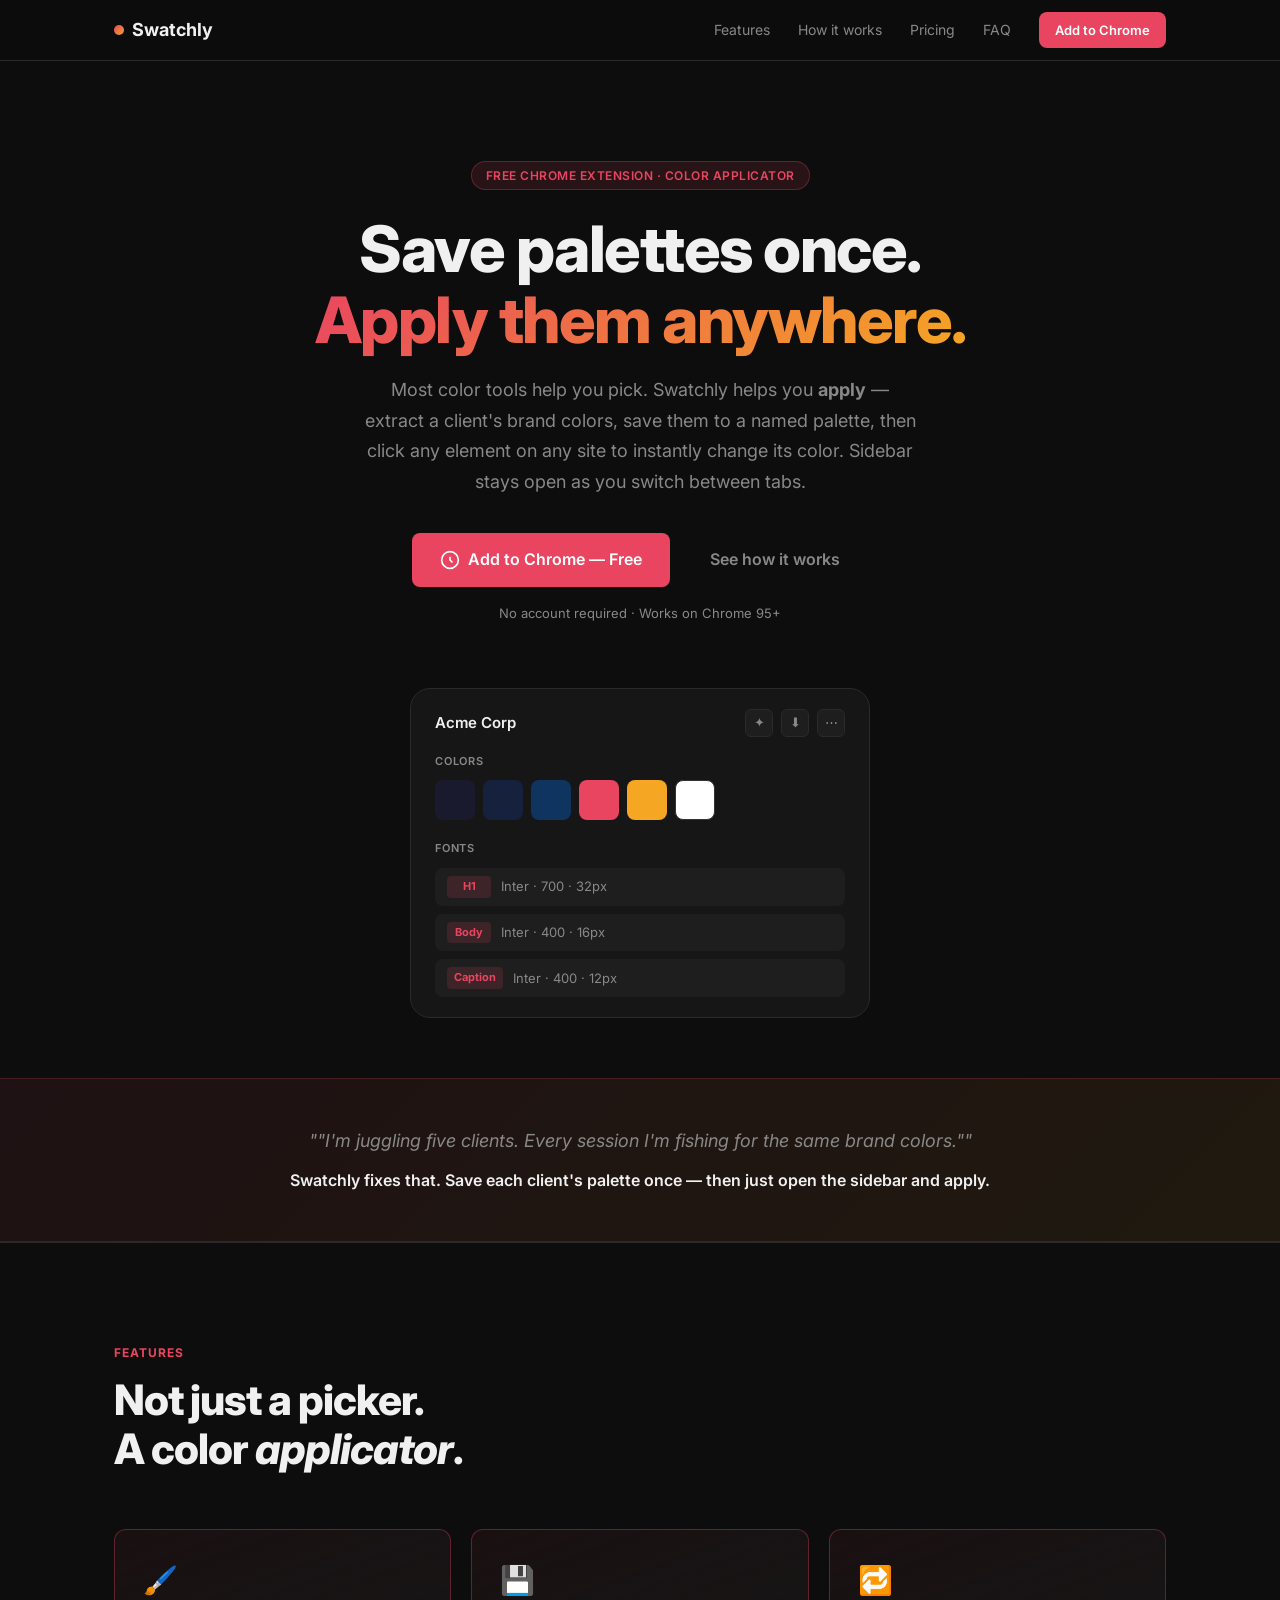
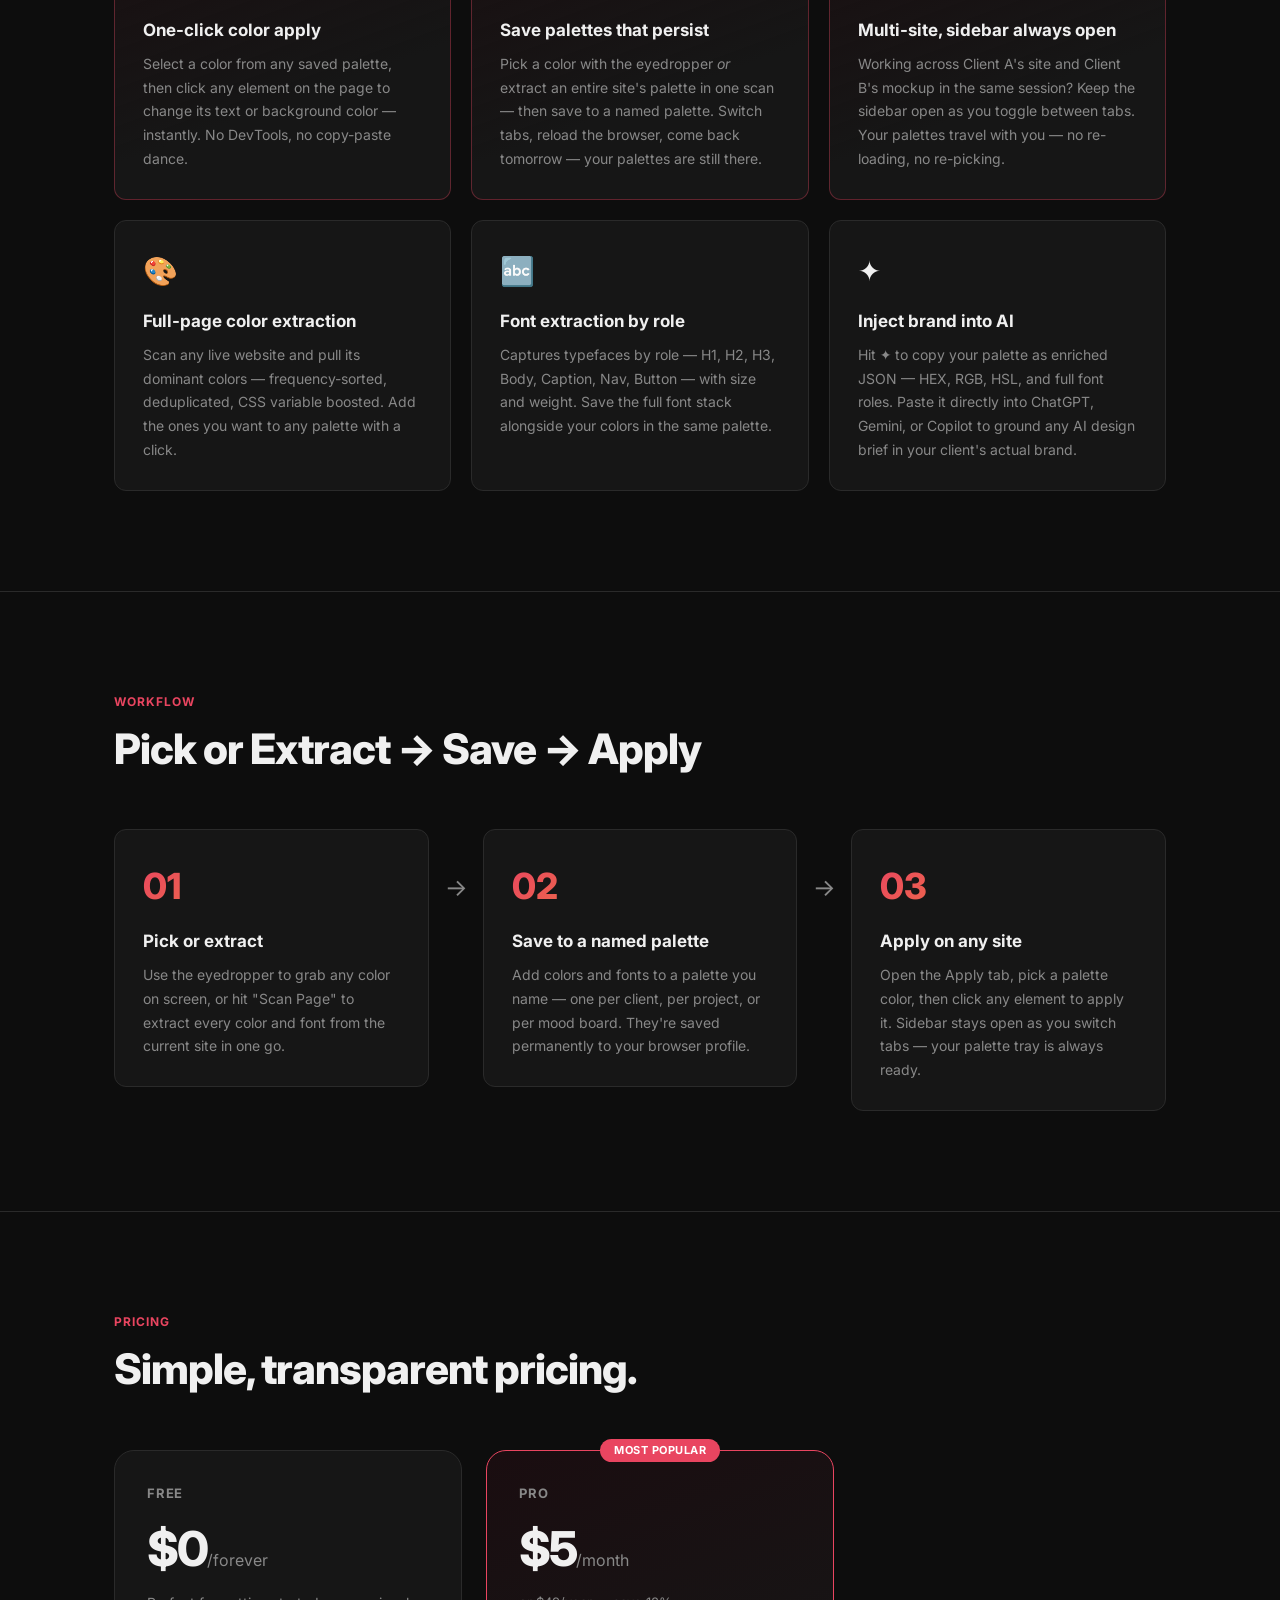
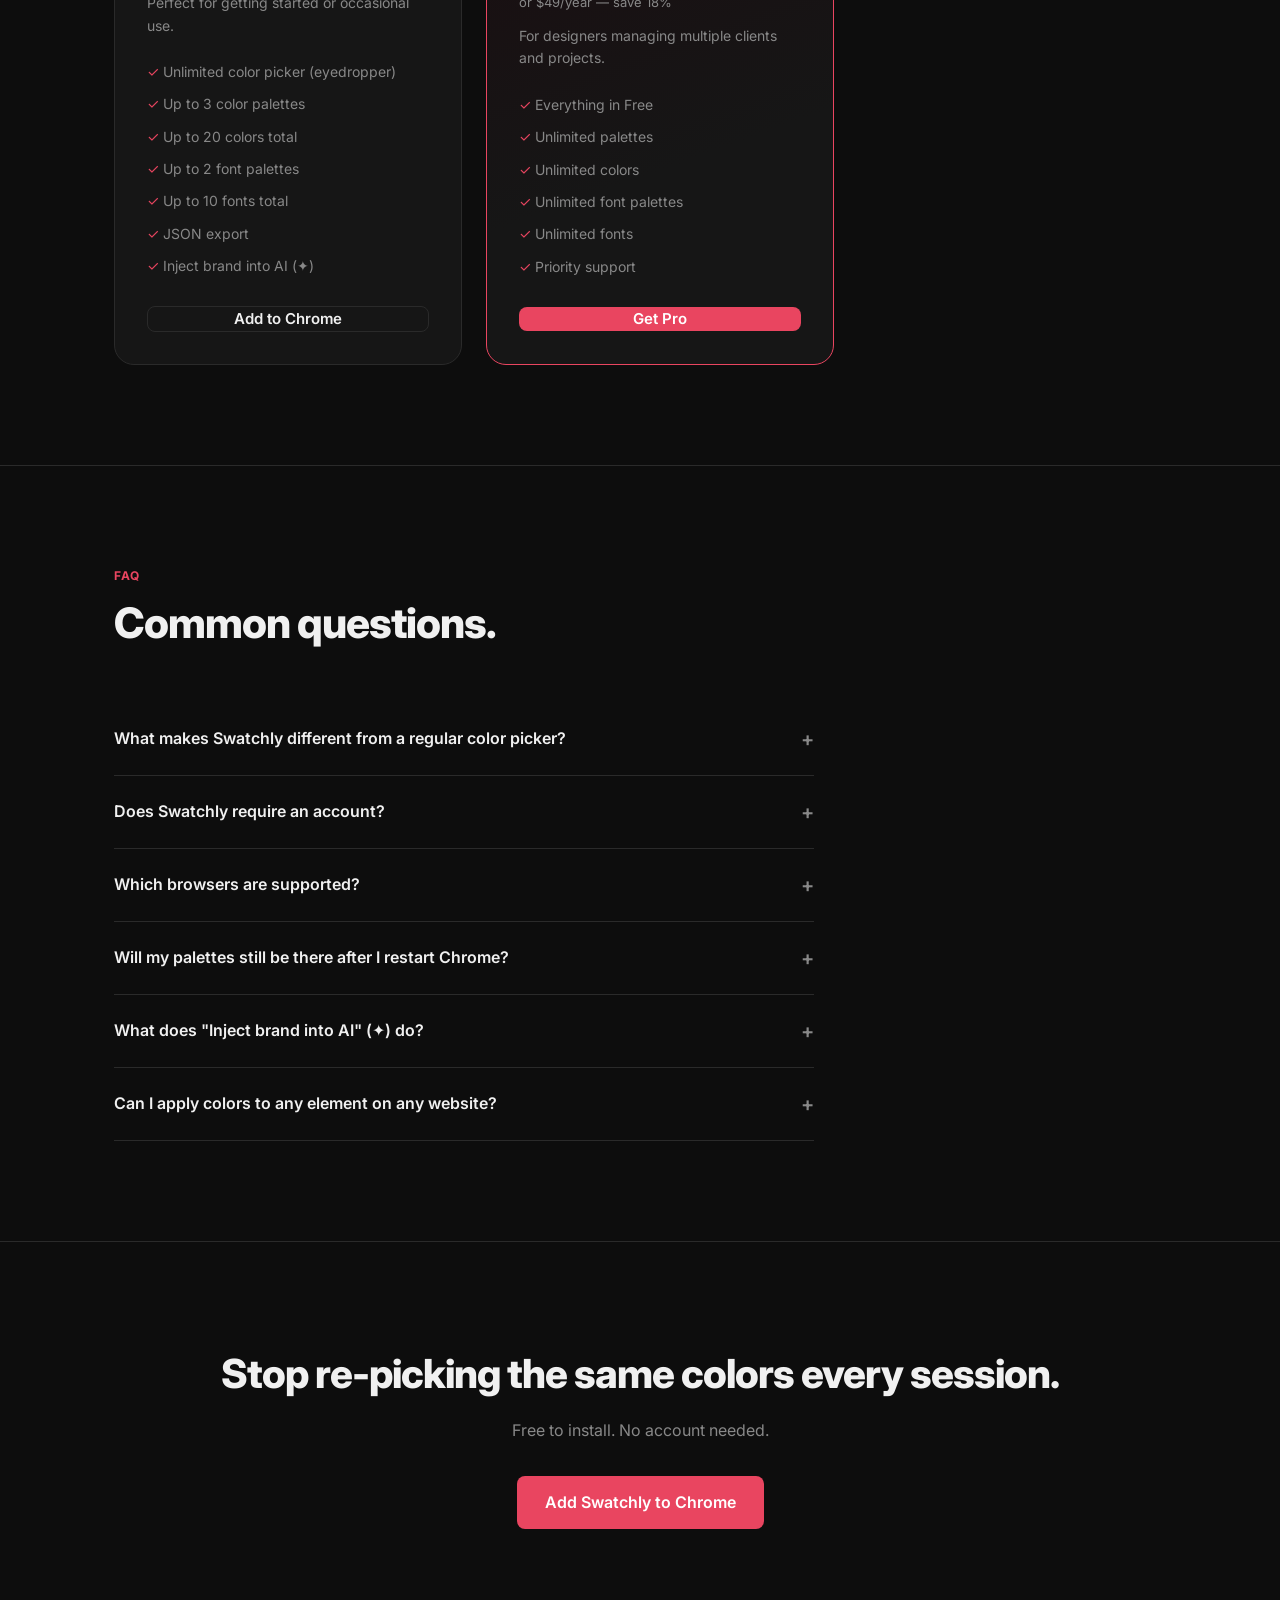
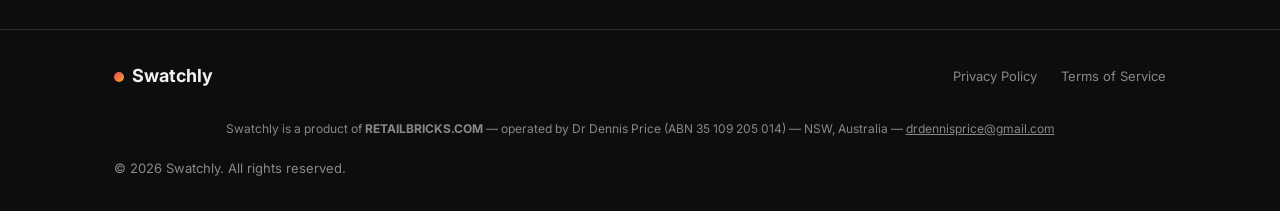
<file: index.html>
<!DOCTYPE html>
<html lang="en">
<head>
  <meta charset="UTF-8" />
  <meta name="viewport" content="width=device-width, initial-scale=1.0" />
  <title>Swatchly — The Color Applicator for Web Designers</title>
  <meta name="description" content="Pick or extract colors from any website, save them to named palettes, and apply them with one click — sidebar always open, across every client site." />
  <meta property="og:title" content="Swatchly — The Color Applicator for Web Designers" />
  <meta property="og:description" content="Pick or extract colors from any website, save them to named palettes, and apply them with one click." />
  <meta property="og:type" content="website" />
  <link rel="preconnect" href="https://fonts.googleapis.com" />
  <link rel="preconnect" href="https://fonts.gstatic.com" crossorigin />
  <link href="https://fonts.googleapis.com/css2?family=Inter:wght@400;500;600;700;800&display=swap" rel="stylesheet" />
  <link rel="stylesheet" href="style.css" />
</head>
<body>

  <!-- NAV -->
  <nav class="nav">
    <div class="nav__inner container">
      <a href="/" class="nav__logo">
        <span class="logo-dot"></span>Swatchly
      </a>
      <div class="nav__links">
        <a href="#features">Features</a>
        <a href="#how">How it works</a>
        <a href="#pricing">Pricing</a>
        <a href="#faq">FAQ</a>
        <a href="https://chrome.google.com/webstore" class="btn btn--sm btn--primary" target="_blank" rel="noopener">Add to Chrome</a>
      </div>
    </div>
  </nav>

  <!-- HERO -->
  <section class="hero">
    <div class="container hero__inner">
      <div class="hero__badge">Free Chrome Extension · Color Applicator</div>
      <h1 class="hero__title">Save palettes once.<br><span class="gradient-text">Apply them anywhere.</span></h1>
      <p class="hero__sub">Most color tools help you pick. Swatchly helps you <strong>apply</strong> — extract a client's brand colors, save them to a named palette, then click any element on any site to instantly change its color. Sidebar stays open as you switch between tabs.</p>
      <div class="hero__actions">
        <a href="https://chrome.google.com/webstore" class="btn btn--primary btn--lg" target="_blank" rel="noopener">
          <svg width="20" height="20" viewBox="0 0 24 24" fill="none" stroke="currentColor" stroke-width="2"><circle cx="12" cy="12" r="10"/><path d="M12 8v4l3 3"/></svg>
          Add to Chrome — Free
        </a>
        <a href="#how" class="btn btn--ghost btn--lg">See how it works</a>
      </div>
      <p class="hero__note">No account required · Works on Chrome 95+</p>
    </div>

    <!-- Palette preview -->
    <div class="hero__preview container">
      <div class="preview-card">
        <div class="preview-card__header">
          <span class="preview-card__name">Acme Corp</span>
          <div class="preview-card__actions">
            <button class="preview-btn">✦</button>
            <button class="preview-btn">⬇</button>
            <button class="preview-btn">⋯</button>
          </div>
        </div>
        <div class="preview-card__section-label">Colors</div>
        <div class="preview-swatches">
          <div class="swatch" style="background:#1a1a2e;" title="#1A1A2E"></div>
          <div class="swatch" style="background:#16213e;" title="#16213E"></div>
          <div class="swatch" style="background:#0f3460;" title="#0F3460"></div>
          <div class="swatch" style="background:#e94560;" title="#E94560"></div>
          <div class="swatch" style="background:#f5a623;" title="#F5A623"></div>
          <div class="swatch" style="background:#ffffff; border: 1px solid #333;" title="#FFFFFF"></div>
        </div>
        <div class="preview-card__section-label">Fonts</div>
        <div class="preview-fonts">
          <div class="font-badge"><span class="role">H1</span><span class="family">Inter · 700 · 32px</span></div>
          <div class="font-badge"><span class="role">Body</span><span class="family">Inter · 400 · 16px</span></div>
          <div class="font-badge"><span class="role">Caption</span><span class="family">Inter · 400 · 12px</span></div>
        </div>
      </div>
    </div>
  </section>

  <!-- PAIN POINT BANNER -->
  <section class="pain">
    <div class="container pain__inner">
      <p class="pain__quote">"I'm juggling five clients. Every session I'm fishing for the same brand colors."</p>
      <p class="pain__answer">Swatchly fixes that. Save each client's palette once — then just open the sidebar and apply.</p>
    </div>
  </section>

  <!-- FEATURES -->
  <section class="features" id="features">
    <div class="container">
      <div class="section-label">Features</div>
      <h2 class="section-title">Not just a picker.<br>A color <em>applicator</em>.</h2>
      <div class="features__grid">

        <div class="feature-card feature-card--highlight">
          <div class="feature-card__icon">🖌️</div>
          <h3>One-click color apply</h3>
          <p>Select a color from any saved palette, then click any element on the page to change its text or background color — instantly. No DevTools, no copy-paste dance.</p>
        </div>

        <div class="feature-card feature-card--highlight">
          <div class="feature-card__icon">💾</div>
          <h3>Save palettes that persist</h3>
          <p>Pick a color with the eyedropper <em>or</em> extract an entire site's palette in one scan — then save to a named palette. Switch tabs, reload the browser, come back tomorrow — your palettes are still there.</p>
        </div>

        <div class="feature-card feature-card--highlight">
          <div class="feature-card__icon">🔁</div>
          <h3>Multi-site, sidebar always open</h3>
          <p>Working across Client A's site and Client B's mockup in the same session? Keep the sidebar open as you toggle between tabs. Your palettes travel with you — no re-loading, no re-picking.</p>
        </div>

        <div class="feature-card">
          <div class="feature-card__icon">🎨</div>
          <h3>Full-page color extraction</h3>
          <p>Scan any live website and pull its dominant colors — frequency-sorted, deduplicated, CSS variable boosted. Add the ones you want to any palette with a click.</p>
        </div>

        <div class="feature-card">
          <div class="feature-card__icon">🔤</div>
          <h3>Font extraction by role</h3>
          <p>Captures typefaces by role — H1, H2, H3, Body, Caption, Nav, Button — with size and weight. Save the full font stack alongside your colors in the same palette.</p>
        </div>

        <div class="feature-card">
          <div class="feature-card__icon">✦</div>
          <h3>Inject brand into AI</h3>
          <p>Hit ✦ to copy your palette as enriched JSON — HEX, RGB, HSL, and full font roles. Paste it directly into ChatGPT, Gemini, or Copilot to ground any AI design brief in your client's actual brand.</p>
        </div>

      </div>
    </div>
  </section>

  <!-- HOW IT WORKS -->
  <section class="how" id="how">
    <div class="container">
      <div class="section-label">Workflow</div>
      <h2 class="section-title">Pick or Extract → Save → Apply</h2>
      <div class="steps">
        <div class="step">
          <div class="step__num">01</div>
          <div class="step__content">
            <h3>Pick or extract</h3>
            <p>Use the eyedropper to grab any color on screen, or hit "Scan Page" to extract every color and font from the current site in one go.</p>
          </div>
        </div>
        <div class="step__arrow">→</div>
        <div class="step">
          <div class="step__num">02</div>
          <div class="step__content">
            <h3>Save to a named palette</h3>
            <p>Add colors and fonts to a palette you name — one per client, per project, or per mood board. They're saved permanently to your browser profile.</p>
          </div>
        </div>
        <div class="step__arrow">→</div>
        <div class="step">
          <div class="step__num">03</div>
          <div class="step__content">
            <h3>Apply on any site</h3>
            <p>Open the Apply tab, pick a palette color, then click any element to apply it. Sidebar stays open as you switch tabs — your palette tray is always ready.</p>
          </div>
        </div>
      </div>
    </div>
  </section>

  <!-- PRICING -->
  <section class="pricing" id="pricing">
    <div class="container">
      <div class="section-label">Pricing</div>
      <h2 class="section-title">Simple, transparent pricing.</h2>
      <div class="pricing__grid">

        <div class="pricing-card">
          <div class="pricing-card__tier">Free</div>
          <div class="pricing-card__price">$0<span>/forever</span></div>
          <p class="pricing-card__desc">Perfect for getting started or occasional use.</p>
          <ul class="pricing-card__features">
            <li>✓ Unlimited color picker (eyedropper)</li>
            <li>✓ Up to 3 color palettes</li>
            <li>✓ Up to 20 colors total</li>
            <li>✓ Up to 2 font palettes</li>
            <li>✓ Up to 10 fonts total</li>
            <li>✓ JSON export</li>
            <li>✓ Inject brand into AI (✦)</li>
          </ul>
          <a href="https://chrome.google.com/webstore" class="btn btn--outline btn--full" target="_blank" rel="noopener">Add to Chrome</a>
        </div>

        <div class="pricing-card pricing-card--pro">
          <div class="pricing-card__badge">Most Popular</div>
          <div class="pricing-card__tier">Pro</div>
          <div class="pricing-card__price">$5<span>/month</span></div>
          <div class="pricing-card__alt">or $49/year — save 18%</div>
          <p class="pricing-card__desc">For designers managing multiple clients and projects.</p>
          <ul class="pricing-card__features">
            <li>✓ Everything in Free</li>
            <li>✓ Unlimited palettes</li>
            <li>✓ Unlimited colors</li>
            <li>✓ Unlimited font palettes</li>
            <li>✓ Unlimited fonts</li>
            <li>✓ Priority support</li>
          </ul>
          <a href="#" class="btn btn--primary btn--full">Get Pro</a>
        </div>

      </div>
    </div>
  </section>

  <!-- FAQ -->
  <section class="faq" id="faq">
    <div class="container">
      <div class="section-label">FAQ</div>
      <h2 class="section-title">Common questions.</h2>
      <div class="faq__list">
        <details class="faq__item">
          <summary>What makes Swatchly different from a regular color picker?</summary>
          <p>Regular color pickers let you grab a color — then it's gone when you close the popup. Swatchly lets you <strong>save</strong> colors and fonts into named palettes that persist across sessions, and then <strong>apply</strong> them with one click to any element on any website. The sidebar stays open as you work across tabs, so your palette tray is always at hand.</p>
        </details>
        <details class="faq__item">
          <summary>Does Swatchly require an account?</summary>
          <p>No. Swatchly works entirely within your browser using local storage. No sign-up, no server, no cloud sync required.</p>
        </details>
        <details class="faq__item">
          <summary>Which browsers are supported?</summary>
          <p>Swatchly is a Chrome extension and requires Chrome 95 or later. Support for other Chromium-based browsers (Edge, Brave) is planned.</p>
        </details>
        <details class="faq__item">
          <summary>Will my palettes still be there after I restart Chrome?</summary>
          <p>Yes — palettes are stored in Chrome's extension storage and persist indefinitely across restarts. They are tied to your browser profile.</p>
        </details>
        <details class="faq__item">
          <summary>What does "Inject brand into AI" (✦) do?</summary>
          <p>It copies your palette as enriched JSON — HEX, RGB, HSL for each color, plus font roles, families, sizes, and weights — with a pre-written prompt. Paste it directly into ChatGPT, Gemini, or Copilot to instantly ground your AI design brief in your client's real brand palette.</p>
        </details>
        <details class="faq__item">
          <summary>Can I apply colors to any element on any website?</summary>
          <p>Yes — Swatchly injects a lightweight content script when you activate Apply mode. Click any visible DOM element to apply your selected palette color as text color or background. For elements that can't be directly targeted, HEX is always copied to clipboard as a fallback.</p>
        </details>
      </div>
    </div>
  </section>

  <!-- CTA -->
  <section class="cta">
    <div class="container cta__inner">
      <h2>Stop re-picking the same colors every session.</h2>
      <p>Free to install. No account needed.</p>
      <a href="https://chrome.google.com/webstore" class="btn btn--primary btn--lg" target="_blank" rel="noopener">Add Swatchly to Chrome</a>
    </div>
  </section>

  <!-- FOOTER -->
  <footer class="footer">
    <div class="container footer__inner">
      <a href="/" class="nav__logo">
        <span class="logo-dot"></span>Swatchly
      </a>
      <div class="footer__links">
        <a href="privacy.html">Privacy Policy</a>
        <a href="terms.html">Terms of Service</a>
      </div>
      <div class="footer__identity">
        Swatchly is a product of <strong>RETAILBRICKS.COM</strong> — operated by Dr Dennis Price (ABN 35 109 205 014) — NSW, Australia — <a href="mailto:drdennisprice@gmail.com">drdennisprice@gmail.com</a>
      </div>
      <p class="footer__copy">© 2026 Swatchly. All rights reserved.</p>
    </div>
  </footer>

</body>
</html>
</file>
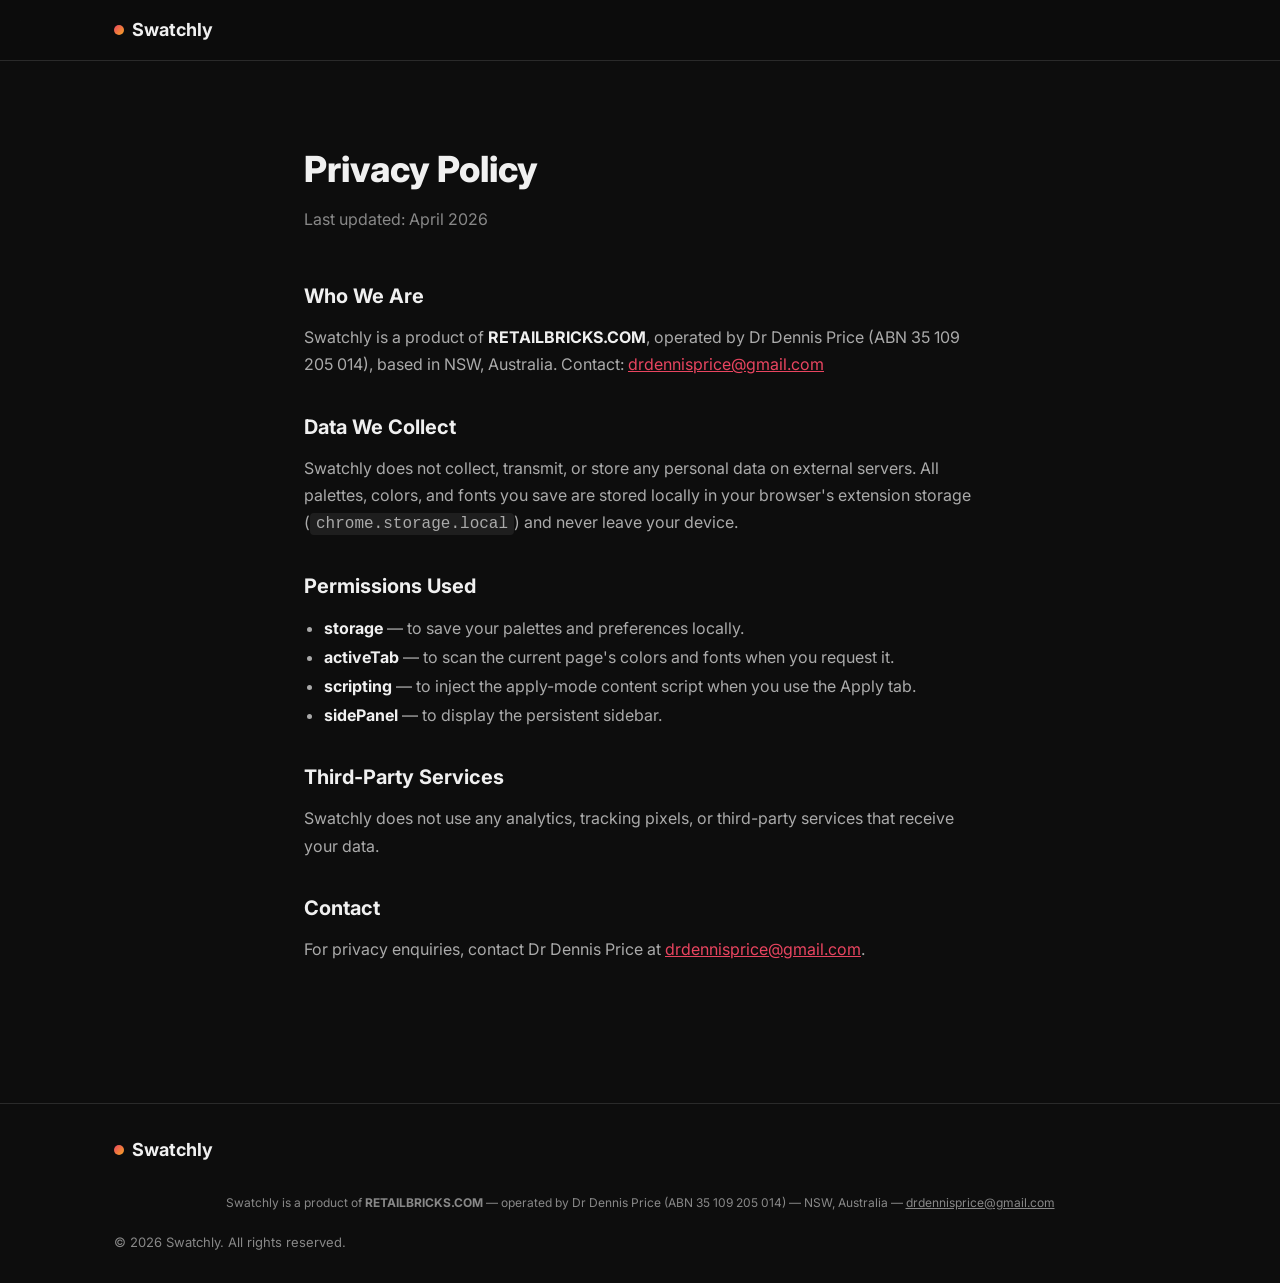
<file: privacy.html>
<!DOCTYPE html>
<html lang="en">
<head>
  <meta charset="UTF-8" />
  <meta name="viewport" content="width=device-width, initial-scale=1.0" />
  <title>Privacy Policy — Swatchly</title>
  <link rel="preconnect" href="https://fonts.googleapis.com" />
  <link href="https://fonts.googleapis.com/css2?family=Inter:wght@400;500;600;700;800&display=swap" rel="stylesheet" />
  <link rel="stylesheet" href="style.css" />
</head>
<body>
  <nav class="nav">
    <div class="nav__inner container">
      <a href="/" class="nav__logo"><span class="logo-dot"></span>Swatchly</a>
    </div>
  </nav>
  <div class="container" style="max-width:720px;padding:80px 24px;">
    <h1 style="font-size:36px;font-weight:800;margin-bottom:8px;">Privacy Policy</h1>
    <p style="color:#888;margin-bottom:48px;">Last updated: April 2026</p>

    <h2 style="font-size:20px;font-weight:700;margin-bottom:12px;">Who We Are</h2>
    <p style="color:#aaa;margin-bottom:32px;line-height:1.7;">Swatchly is a product of <strong style="color:#f0f0f0;">RETAILBRICKS.COM</strong>, operated by Dr Dennis Price (ABN 35 109 205 014), based in NSW, Australia. Contact: <a href="mailto:drdennisprice@gmail.com" style="color:#e94560;">drdennisprice@gmail.com</a></p>

    <h2 style="font-size:20px;font-weight:700;margin-bottom:12px;">Data We Collect</h2>
    <p style="color:#aaa;margin-bottom:32px;line-height:1.7;">Swatchly does not collect, transmit, or store any personal data on external servers. All palettes, colors, and fonts you save are stored locally in your browser's extension storage (<code style="background:#1e1e1e;padding:2px 6px;border-radius:4px;">chrome.storage.local</code>) and never leave your device.</p>

    <h2 style="font-size:20px;font-weight:700;margin-bottom:12px;">Permissions Used</h2>
    <ul style="color:#aaa;line-height:1.8;padding-left:20px;margin-bottom:32px;">
      <li><strong style="color:#f0f0f0;">storage</strong> — to save your palettes and preferences locally.</li>
      <li><strong style="color:#f0f0f0;">activeTab</strong> — to scan the current page's colors and fonts when you request it.</li>
      <li><strong style="color:#f0f0f0;">scripting</strong> — to inject the apply-mode content script when you use the Apply tab.</li>
      <li><strong style="color:#f0f0f0;">sidePanel</strong> — to display the persistent sidebar.</li>
    </ul>

    <h2 style="font-size:20px;font-weight:700;margin-bottom:12px;">Third-Party Services</h2>
    <p style="color:#aaa;margin-bottom:32px;line-height:1.7;">Swatchly does not use any analytics, tracking pixels, or third-party services that receive your data.</p>

    <h2 style="font-size:20px;font-weight:700;margin-bottom:12px;">Contact</h2>
    <p style="color:#aaa;line-height:1.7;">For privacy enquiries, contact Dr Dennis Price at <a href="mailto:drdennisprice@gmail.com" style="color:#e94560;">drdennisprice@gmail.com</a>.</p>
  </div>

  <footer class="footer" style="margin-top:60px;">
    <div class="container footer__inner">
      <a href="/" class="nav__logo"><span class="logo-dot"></span>Swatchly</a>
      <div class="footer__identity">
        Swatchly is a product of <strong>RETAILBRICKS.COM</strong> — operated by Dr Dennis Price (ABN 35 109 205 014) — NSW, Australia — <a href="mailto:drdennisprice@gmail.com">drdennisprice@gmail.com</a>
      </div>
      <p class="footer__copy">© 2026 Swatchly. All rights reserved.</p>
    </div>
  </footer>
</body>
</html>
</file>
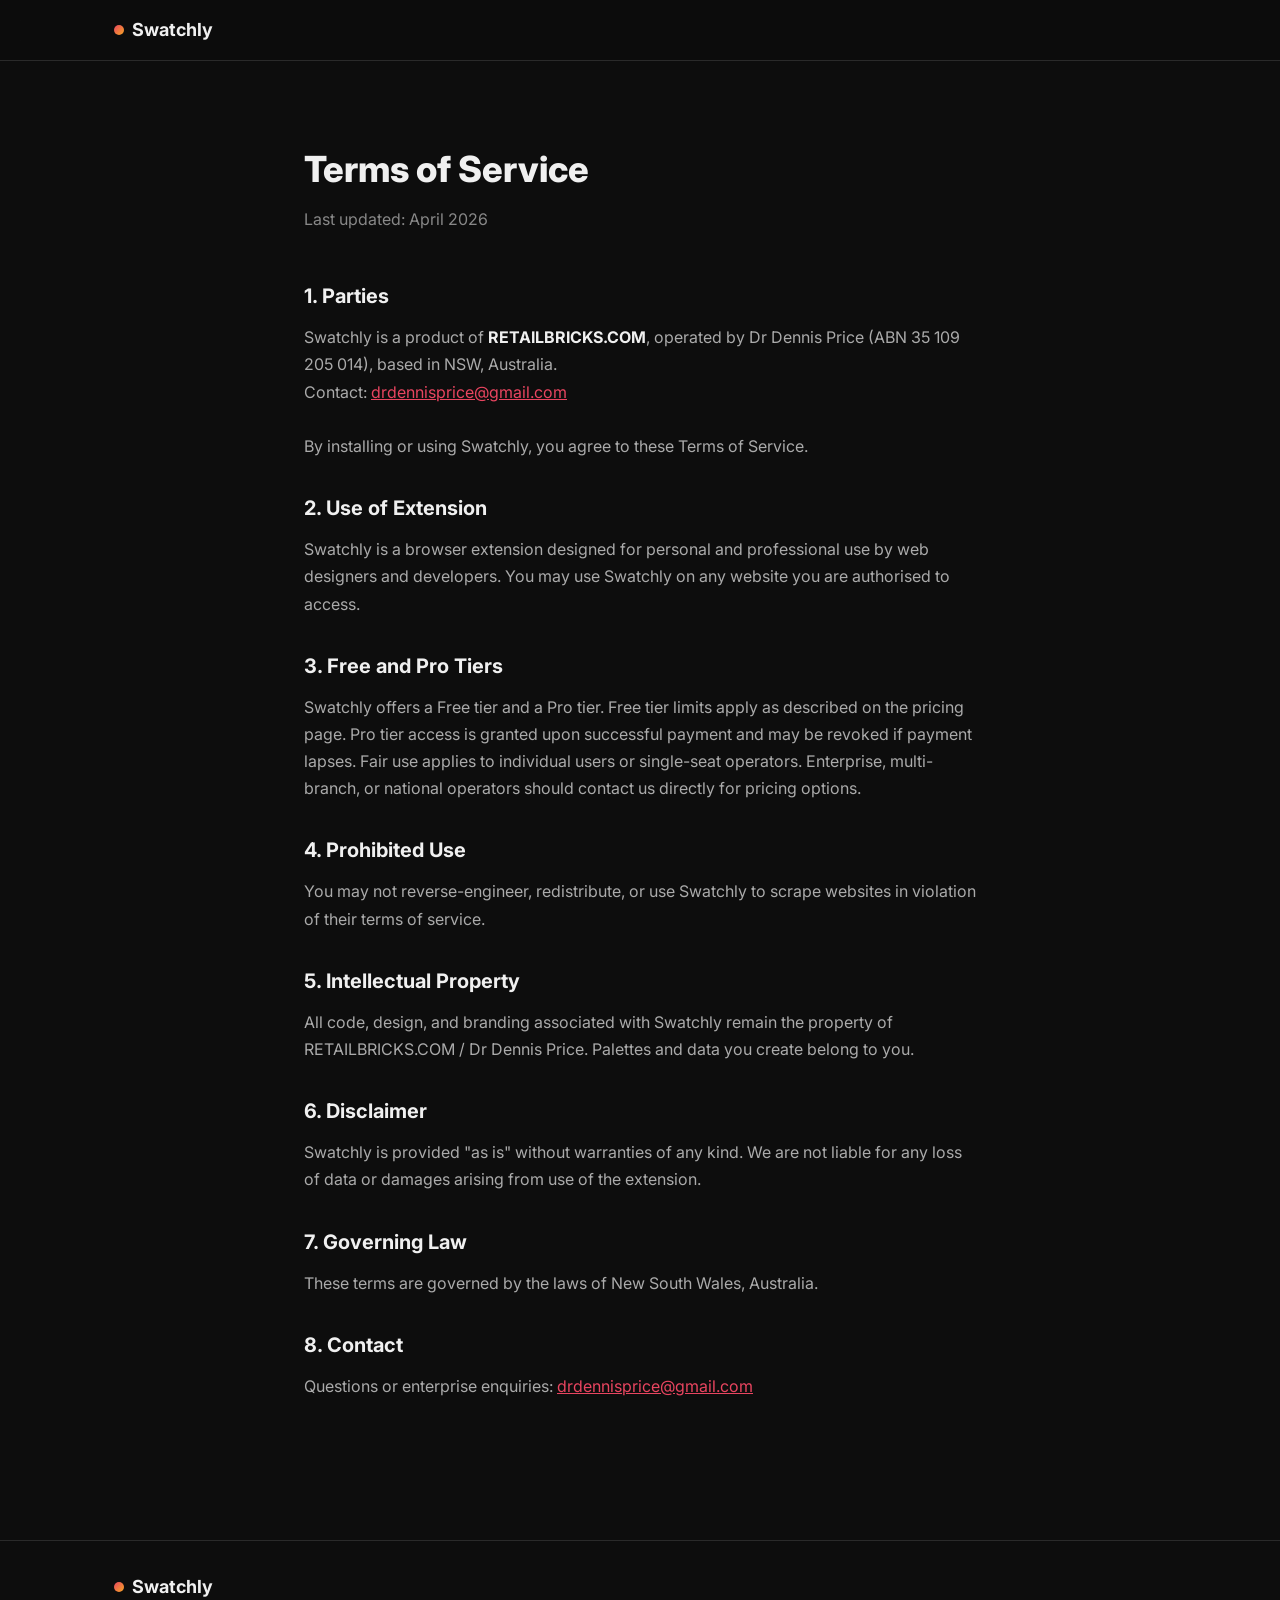
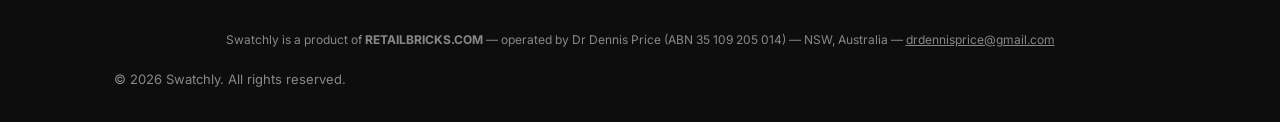
<file: terms.html>
<!DOCTYPE html>
<html lang="en">
<head>
  <meta charset="UTF-8" />
  <meta name="viewport" content="width=device-width, initial-scale=1.0" />
  <title>Terms of Service — Swatchly</title>
  <link rel="preconnect" href="https://fonts.googleapis.com" />
  <link href="https://fonts.googleapis.com/css2?family=Inter:wght@400;500;600;700;800&display=swap" rel="stylesheet" />
  <link rel="stylesheet" href="style.css" />
</head>
<body>
  <nav class="nav">
    <div class="nav__inner container">
      <a href="/" class="nav__logo"><span class="logo-dot"></span>Swatchly</a>
    </div>
  </nav>
  <div class="container" style="max-width:720px;padding:80px 24px;">
    <h1 style="font-size:36px;font-weight:800;margin-bottom:8px;">Terms of Service</h1>
    <p style="color:#888;margin-bottom:48px;">Last updated: April 2026</p>

    <h2 style="font-size:20px;font-weight:700;margin-bottom:12px;">1. Parties</h2>
    <p style="color:#aaa;margin-bottom:32px;line-height:1.7;">
      Swatchly is a product of <strong style="color:#f0f0f0;">RETAILBRICKS.COM</strong>, operated by Dr Dennis Price (ABN 35 109 205 014), based in NSW, Australia.<br>
      Contact: <a href="mailto:drdennisprice@gmail.com" style="color:#e94560;">drdennisprice@gmail.com</a><br><br>
      By installing or using Swatchly, you agree to these Terms of Service.
    </p>

    <h2 style="font-size:20px;font-weight:700;margin-bottom:12px;">2. Use of Extension</h2>
    <p style="color:#aaa;margin-bottom:32px;line-height:1.7;">Swatchly is a browser extension designed for personal and professional use by web designers and developers. You may use Swatchly on any website you are authorised to access.</p>

    <h2 style="font-size:20px;font-weight:700;margin-bottom:12px;">3. Free and Pro Tiers</h2>
    <p style="color:#aaa;margin-bottom:32px;line-height:1.7;">Swatchly offers a Free tier and a Pro tier. Free tier limits apply as described on the pricing page. Pro tier access is granted upon successful payment and may be revoked if payment lapses. Fair use applies to individual users or single-seat operators. Enterprise, multi-branch, or national operators should contact us directly for pricing options.</p>

    <h2 style="font-size:20px;font-weight:700;margin-bottom:12px;">4. Prohibited Use</h2>
    <p style="color:#aaa;margin-bottom:32px;line-height:1.7;">You may not reverse-engineer, redistribute, or use Swatchly to scrape websites in violation of their terms of service.</p>

    <h2 style="font-size:20px;font-weight:700;margin-bottom:12px;">5. Intellectual Property</h2>
    <p style="color:#aaa;margin-bottom:32px;line-height:1.7;">All code, design, and branding associated with Swatchly remain the property of RETAILBRICKS.COM / Dr Dennis Price. Palettes and data you create belong to you.</p>

    <h2 style="font-size:20px;font-weight:700;margin-bottom:12px;">6. Disclaimer</h2>
    <p style="color:#aaa;margin-bottom:32px;line-height:1.7;">Swatchly is provided "as is" without warranties of any kind. We are not liable for any loss of data or damages arising from use of the extension.</p>

    <h2 style="font-size:20px;font-weight:700;margin-bottom:12px;">7. Governing Law</h2>
    <p style="color:#aaa;margin-bottom:32px;line-height:1.7;">These terms are governed by the laws of New South Wales, Australia.</p>

    <h2 style="font-size:20px;font-weight:700;margin-bottom:12px;">8. Contact</h2>
    <p style="color:#aaa;line-height:1.7;">Questions or enterprise enquiries: <a href="mailto:drdennisprice@gmail.com" style="color:#e94560;">drdennisprice@gmail.com</a></p>
  </div>

  <footer class="footer" style="margin-top:60px;">
    <div class="container footer__inner">
      <a href="/" class="nav__logo"><span class="logo-dot"></span>Swatchly</a>
      <div class="footer__identity">
        Swatchly is a product of <strong>RETAILBRICKS.COM</strong> — operated by Dr Dennis Price (ABN 35 109 205 014) — NSW, Australia — <a href="mailto:drdennisprice@gmail.com">drdennisprice@gmail.com</a>
      </div>
      <p class="footer__copy">© 2026 Swatchly. All rights reserved.</p>
    </div>
  </footer>
</body>
</html>
</file>
<file: style.css>
/* ===========================
   SWATCHLY LANDING PAGE
   style.css
   =========================== */

*, *::before, *::after { box-sizing: border-box; margin: 0; padding: 0; }

:root {
  --bg:          #0d0d0d;
  --bg-card:     #161616;
  --bg-card2:    #1e1e1e;
  --border:      #2a2a2a;
  --text:        #f0f0f0;
  --text-muted:  #888;
  --accent:      #e94560;
  --accent2:     #f5a623;
  --gradient:    linear-gradient(135deg, #e94560, #f5a623);
  --radius:      12px;
  --radius-lg:   20px;
}

html { scroll-behavior: smooth; }

body {
  background: var(--bg);
  color: var(--text);
  font-family: 'Inter', system-ui, sans-serif;
  font-size: 16px;
  line-height: 1.6;
  -webkit-font-smoothing: antialiased;
}

.container {
  max-width: 1100px;
  margin: 0 auto;
  padding: 0 24px;
}

/* ---- BUTTONS ---- */
.btn {
  display: inline-flex;
  align-items: center;
  gap: 8px;
  border-radius: 8px;
  font-weight: 600;
  font-size: 15px;
  cursor: pointer;
  text-decoration: none;
  transition: all .15s ease;
  border: none;
}
.btn--sm    { padding: 8px 16px; font-size: 13px; }
.btn--lg    { padding: 14px 28px; font-size: 16px; }
.btn--full  { width: 100%; justify-content: center; }
.btn--primary  { background: var(--accent); color: #fff; }
.btn--primary:hover  { background: #d63350; transform: translateY(-1px); }
.btn--ghost  { background: transparent; color: var(--text-muted); }
.btn--ghost:hover  { color: var(--text); }
.btn--outline { background: transparent; color: var(--text); border: 1px solid var(--border); }
.btn--outline:hover { border-color: var(--text-muted); }

/* ---- NAV ---- */
.nav {
  position: sticky;
  top: 0;
  z-index: 100;
  background: rgba(13,13,13,.85);
  backdrop-filter: blur(12px);
  border-bottom: 1px solid var(--border);
}
.nav__inner {
  display: flex;
  align-items: center;
  justify-content: space-between;
  height: 60px;
}
.nav__logo {
  display: flex;
  align-items: center;
  gap: 8px;
  font-weight: 700;
  font-size: 18px;
  color: var(--text);
  text-decoration: none;
}
.logo-dot {
  width: 10px;
  height: 10px;
  border-radius: 50%;
  background: var(--gradient);
}
.nav__links {
  display: flex;
  align-items: center;
  gap: 28px;
}
.nav__links a:not(.btn) {
  color: var(--text-muted);
  text-decoration: none;
  font-size: 14px;
  transition: color .15s;
}
.nav__links a:not(.btn):hover { color: var(--text); }

/* ---- HERO ---- */
.hero {
  padding: 100px 0 60px;
  text-align: center;
}
.hero__badge {
  display: inline-block;
  background: rgba(233,69,96,.12);
  color: var(--accent);
  border: 1px solid rgba(233,69,96,.3);
  border-radius: 99px;
  padding: 4px 14px;
  font-size: 12px;
  font-weight: 600;
  letter-spacing: .5px;
  text-transform: uppercase;
  margin-bottom: 24px;
}
.hero__title {
  font-size: clamp(36px, 6vw, 64px);
  font-weight: 800;
  line-height: 1.1;
  letter-spacing: -1.5px;
  margin-bottom: 20px;
}
.gradient-text {
  background: var(--gradient);
  -webkit-background-clip: text;
  -webkit-text-fill-color: transparent;
  background-clip: text;
}
.hero__sub {
  max-width: 560px;
  margin: 0 auto 36px;
  color: var(--text-muted);
  font-size: 18px;
  line-height: 1.7;
}
.hero__actions {
  display: flex;
  gap: 12px;
  justify-content: center;
  flex-wrap: wrap;
  margin-bottom: 16px;
}
.hero__note {
  color: var(--text-muted);
  font-size: 13px;
}

/* ---- PALETTE PREVIEW ---- */
.hero__preview {
  margin-top: 64px;
  display: flex;
  justify-content: center;
}
.preview-card {
  background: var(--bg-card);
  border: 1px solid var(--border);
  border-radius: var(--radius-lg);
  padding: 20px 24px;
  width: 100%;
  max-width: 460px;
  text-align: left;
}
.preview-card__header {
  display: flex;
  align-items: center;
  justify-content: space-between;
  margin-bottom: 16px;
}
.preview-card__name {
  font-weight: 600;
  font-size: 15px;
}
.preview-card__actions { display: flex; gap: 8px; }
.preview-btn {
  background: var(--bg-card2);
  border: 1px solid var(--border);
  border-radius: 6px;
  color: var(--text-muted);
  width: 28px; height: 28px;
  cursor: pointer;
  font-size: 13px;
  display: grid; place-items: center;
}
.preview-card__section-label {
  font-size: 11px;
  font-weight: 600;
  text-transform: uppercase;
  letter-spacing: .8px;
  color: var(--text-muted);
  margin-bottom: 10px;
}
.preview-swatches {
  display: flex;
  gap: 8px;
  flex-wrap: wrap;
  margin-bottom: 20px;
}
.swatch {
  width: 40px;
  height: 40px;
  border-radius: 8px;
  cursor: pointer;
  transition: transform .1s;
}
.swatch:hover { transform: scale(1.1); }
.preview-fonts { display: flex; flex-direction: column; gap: 8px; }
.font-badge {
  display: flex;
  align-items: center;
  gap: 10px;
  background: var(--bg-card2);
  border-radius: 8px;
  padding: 8px 12px;
}
.font-badge .role {
  font-size: 11px;
  font-weight: 700;
  background: rgba(233,69,96,.15);
  color: var(--accent);
  padding: 2px 7px;
  border-radius: 4px;
  min-width: 44px;
  text-align: center;
}
.font-badge .family {
  font-size: 13px;
  color: var(--text-muted);
}

/* ---- SECTION COMMON ---- */
.section-label {
  font-size: 12px;
  font-weight: 700;
  text-transform: uppercase;
  letter-spacing: 1px;
  color: var(--accent);
  margin-bottom: 14px;
}
.section-title {
  font-size: clamp(28px, 4vw, 42px);
  font-weight: 800;
  letter-spacing: -1px;
  line-height: 1.15;
  margin-bottom: 56px;
}

/* ---- FEATURES ---- */
.features {
  padding: 100px 0;
  border-top: 1px solid var(--border);
}
.features__grid {
  display: grid;
  grid-template-columns: repeat(auto-fill, minmax(300px, 1fr));
  gap: 20px;
}
.feature-card {
  background: var(--bg-card);
  border: 1px solid var(--border);
  border-radius: var(--radius);
  padding: 28px;
  transition: border-color .15s;
}
.feature-card:hover { border-color: #444; }
.feature-card__icon {
  font-size: 28px;
  margin-bottom: 14px;
}
.feature-card h3 {
  font-size: 17px;
  font-weight: 700;
  margin-bottom: 8px;
}
.feature-card p {
  color: var(--text-muted);
  font-size: 14px;
  line-height: 1.7;
}

/* ---- HOW IT WORKS ---- */
.how {
  padding: 100px 0;
  border-top: 1px solid var(--border);
}
.steps {
  display: flex;
  align-items: flex-start;
  gap: 16px;
  flex-wrap: wrap;
}
.step {
  flex: 1;
  min-width: 220px;
  background: var(--bg-card);
  border: 1px solid var(--border);
  border-radius: var(--radius);
  padding: 28px;
}
.step__num {
  font-size: 36px;
  font-weight: 800;
  background: var(--gradient);
  -webkit-background-clip: text;
  -webkit-text-fill-color: transparent;
  background-clip: text;
  margin-bottom: 12px;
}
.step h3 { font-size: 17px; font-weight: 700; margin-bottom: 8px; }
.step p { color: var(--text-muted); font-size: 14px; line-height: 1.7; }
.step__arrow {
  color: var(--text-muted);
  font-size: 24px;
  padding-top: 40px;
  flex-shrink: 0;
}

/* ---- PRICING ---- */
.pricing {
  padding: 100px 0;
  border-top: 1px solid var(--border);
}
.pricing__grid {
  display: grid;
  grid-template-columns: repeat(auto-fill, minmax(300px, 1fr));
  gap: 24px;
  max-width: 720px;
}
.pricing-card {
  background: var(--bg-card);
  border: 1px solid var(--border);
  border-radius: var(--radius-lg);
  padding: 32px;
  position: relative;
}
.pricing-card--pro {
  border-color: var(--accent);
  background: linear-gradient(160deg, #1a0d10 0%, var(--bg-card) 60%);
}
.pricing-card__badge {
  position: absolute;
  top: -12px;
  left: 50%;
  transform: translateX(-50%);
  background: var(--accent);
  color: #fff;
  font-size: 11px;
  font-weight: 700;
  text-transform: uppercase;
  letter-spacing: .5px;
  padding: 3px 14px;
  border-radius: 99px;
  white-space: nowrap;
}
.pricing-card__tier {
  font-size: 13px;
  font-weight: 700;
  text-transform: uppercase;
  letter-spacing: .8px;
  color: var(--text-muted);
  margin-bottom: 8px;
}
.pricing-card__price {
  font-size: 48px;
  font-weight: 800;
  letter-spacing: -2px;
  margin-bottom: 4px;
}
.pricing-card__price span {
  font-size: 16px;
  font-weight: 400;
  color: var(--text-muted);
  letter-spacing: 0;
}
.pricing-card__alt {
  font-size: 13px;
  color: var(--text-muted);
  margin-bottom: 12px;
}
.pricing-card__desc {
  font-size: 14px;
  color: var(--text-muted);
  margin-bottom: 24px;
  line-height: 1.6;
}
.pricing-card__features {
  list-style: none;
  margin-bottom: 28px;
  display: flex;
  flex-direction: column;
  gap: 10px;
}
.pricing-card__features li {
  font-size: 14px;
  color: var(--text-muted);
}
.pricing-card__features li::first-letter { color: var(--accent); }

/* ---- FAQ ---- */
.faq {
  padding: 100px 0;
  border-top: 1px solid var(--border);
}
.faq__list { max-width: 700px; }
.faq__item {
  border-bottom: 1px solid var(--border);
  padding: 20px 0;
}
.faq__item summary {
  font-weight: 600;
  font-size: 16px;
  cursor: pointer;
  list-style: none;
  display: flex;
  justify-content: space-between;
  align-items: center;
}
.faq__item summary::-webkit-details-marker { display: none; }
.faq__item summary::after {
  content: '+';
  color: var(--text-muted);
  font-size: 20px;
  transition: transform .2s;
}
.faq__item[open] summary::after {
  transform: rotate(45deg);
}
.faq__item p {
  margin-top: 12px;
  color: var(--text-muted);
  font-size: 14px;
  line-height: 1.7;
}

/* ---- CTA ---- */
.cta {
  padding: 100px 0;
  border-top: 1px solid var(--border);
  text-align: center;
}
.cta__inner h2 {
  font-size: clamp(28px, 4vw, 40px);
  font-weight: 800;
  letter-spacing: -1px;
  margin-bottom: 12px;
}
.cta__inner p {
  color: var(--text-muted);
  margin-bottom: 32px;
  font-size: 16px;
}

/* ---- FOOTER ---- */
.footer {
  border-top: 1px solid var(--border);
  padding: 32px 0;
}
.footer__inner {
  display: flex;
  align-items: center;
  justify-content: space-between;
  flex-wrap: wrap;
  gap: 16px;
}
.footer__links {
  display: flex;
  gap: 24px;
}
.footer__links a {
  color: var(--text-muted);
  text-decoration: none;
  font-size: 13px;
}
.footer__links a:hover { color: var(--text); }
.footer__copy {
  color: var(--text-muted);
  font-size: 13px;
}

/* ---- PAIN POINT BANNER ---- */
.pain {
  background: linear-gradient(135deg, rgba(233,69,96,.08), rgba(245,166,35,.08));
  border-top: 1px solid rgba(233,69,96,.2);
  border-bottom: 1px solid rgba(233,69,96,.2);
  padding: 48px 0;
  text-align: center;
}
.pain__quote {
  font-size: 18px;
  font-style: italic;
  color: var(--text-muted);
  margin-bottom: 12px;
}
.pain__quote::before { content: '"'; }
.pain__quote::after  { content: '"'; }
.pain__answer {
  font-size: 16px;
  font-weight: 600;
  color: var(--text);
}

/* ---- FEATURE HIGHLIGHT ---- */
.feature-card--highlight {
  border-color: rgba(233,69,96,.35);
  background: linear-gradient(160deg, rgba(233,69,96,.06) 0%, var(--bg-card) 60%);
}

/* ---- FOOTER IDENTITY ---- */
.footer__identity {
  font-size: 12px;
  color: var(--text-muted);
  line-height: 1.6;
  text-align: center;
  width: 100%;
  padding: 12px 0 4px;
}
.footer__identity a { color: var(--text-muted); text-decoration: underline; }
.footer__identity a:hover { color: var(--text); }

/* ---- RESPONSIVE ---- */
@media (max-width: 640px) {
  .nav__links a:not(.btn) { display: none; }
  .steps { flex-direction: column; }
  .step__arrow { display: none; }
  .footer__inner { flex-direction: column; text-align: center; }
}
</file>
